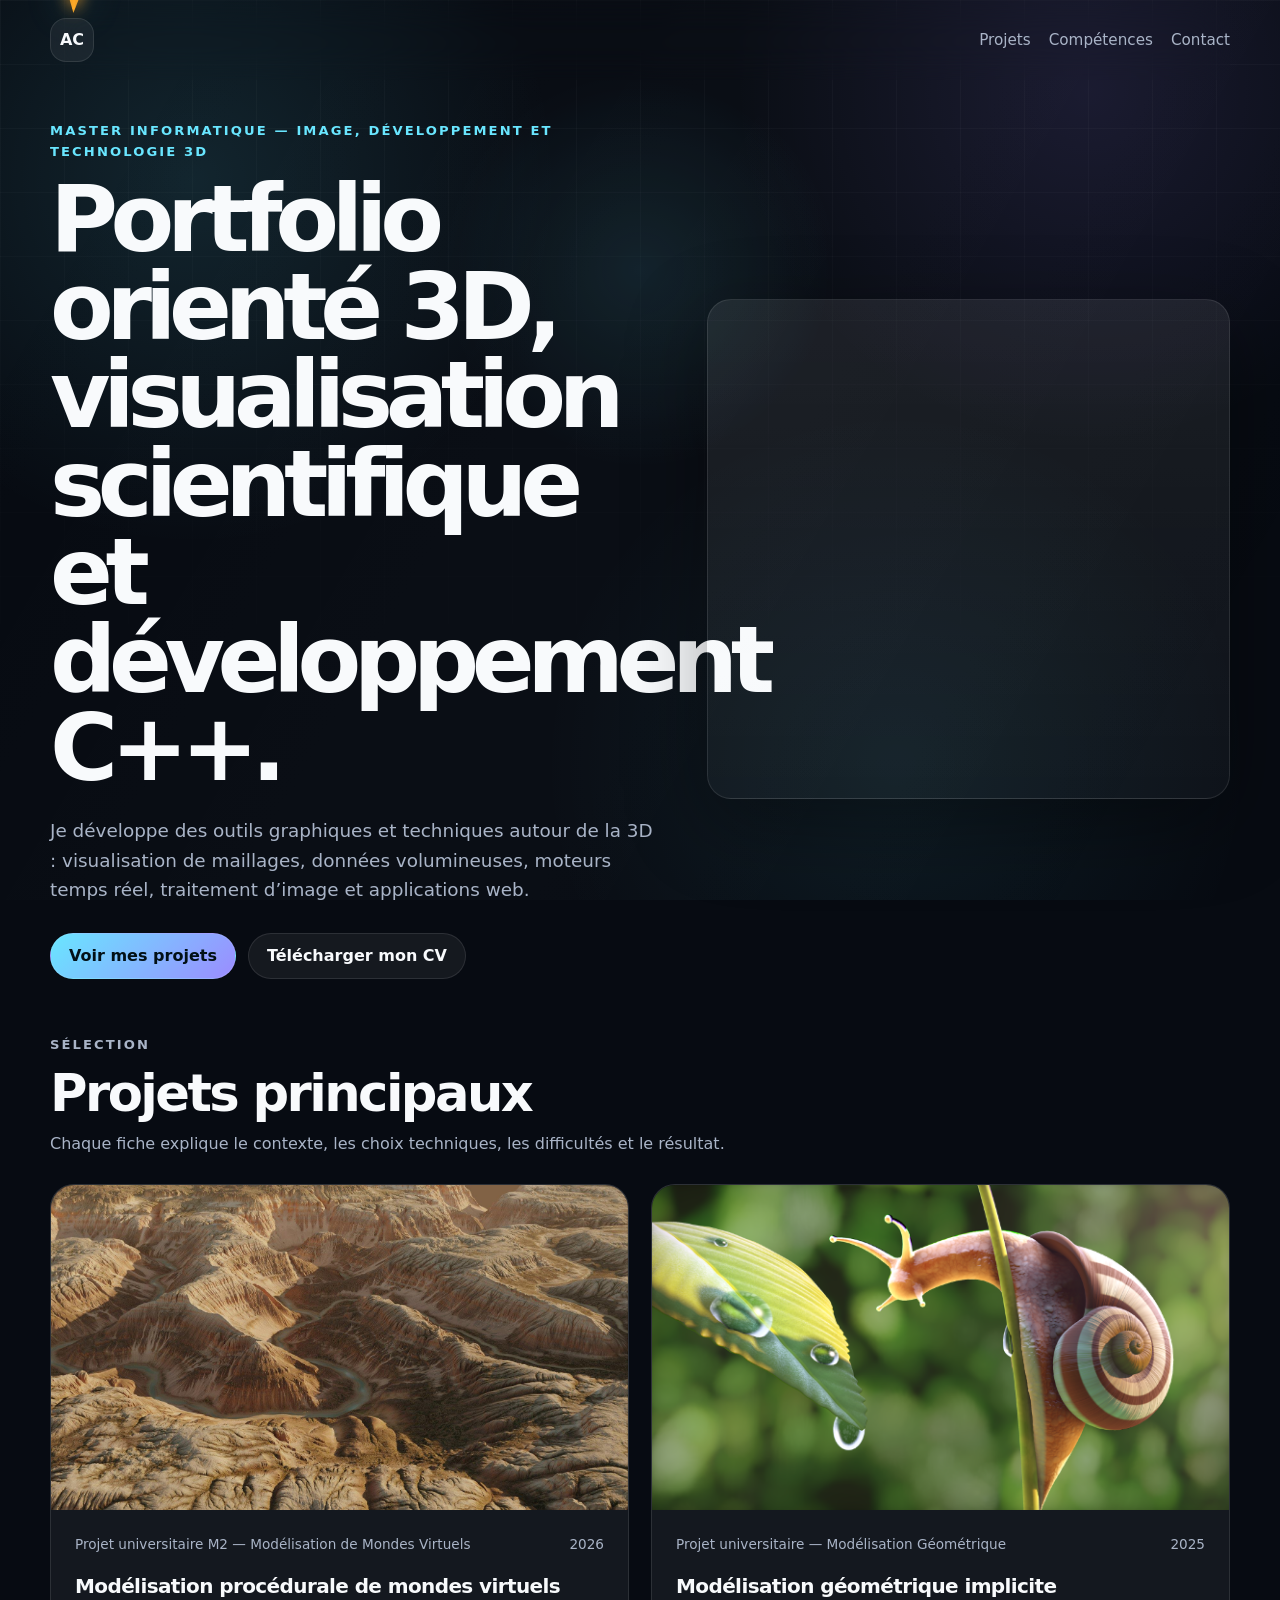
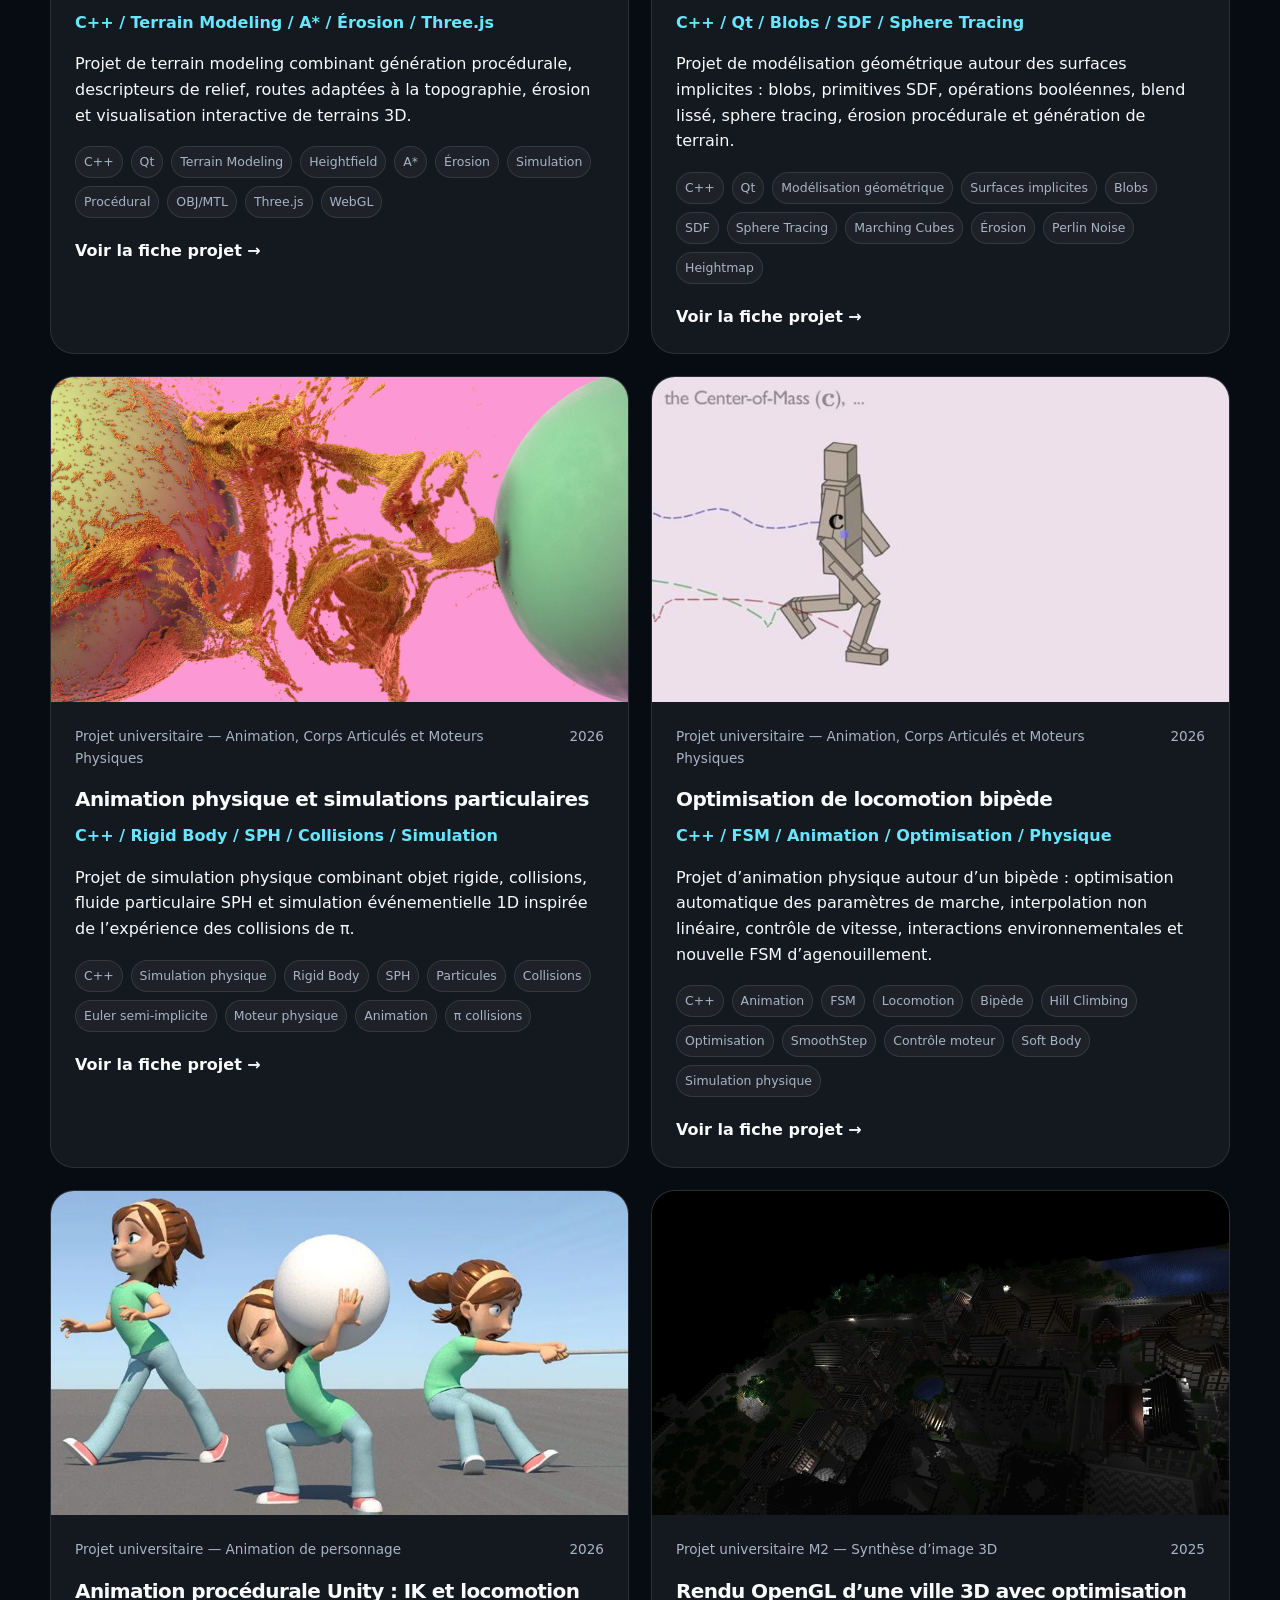
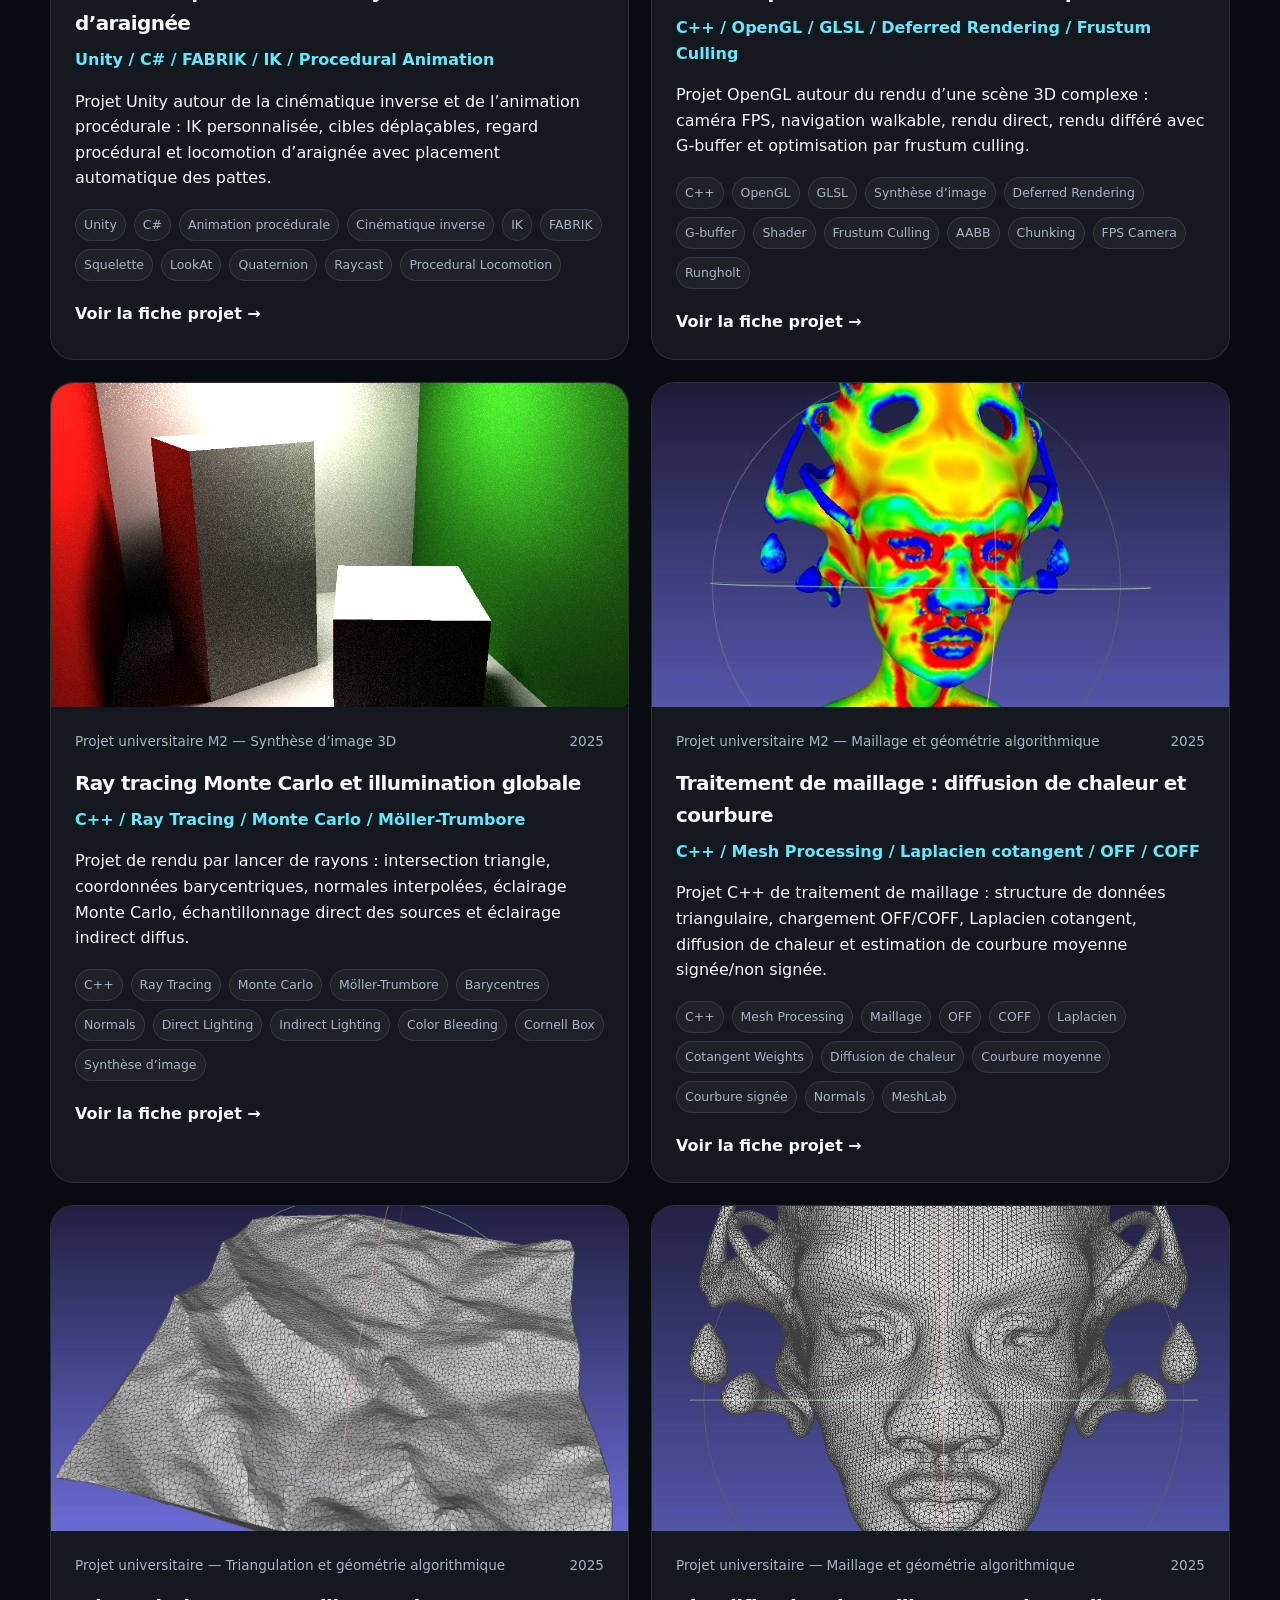
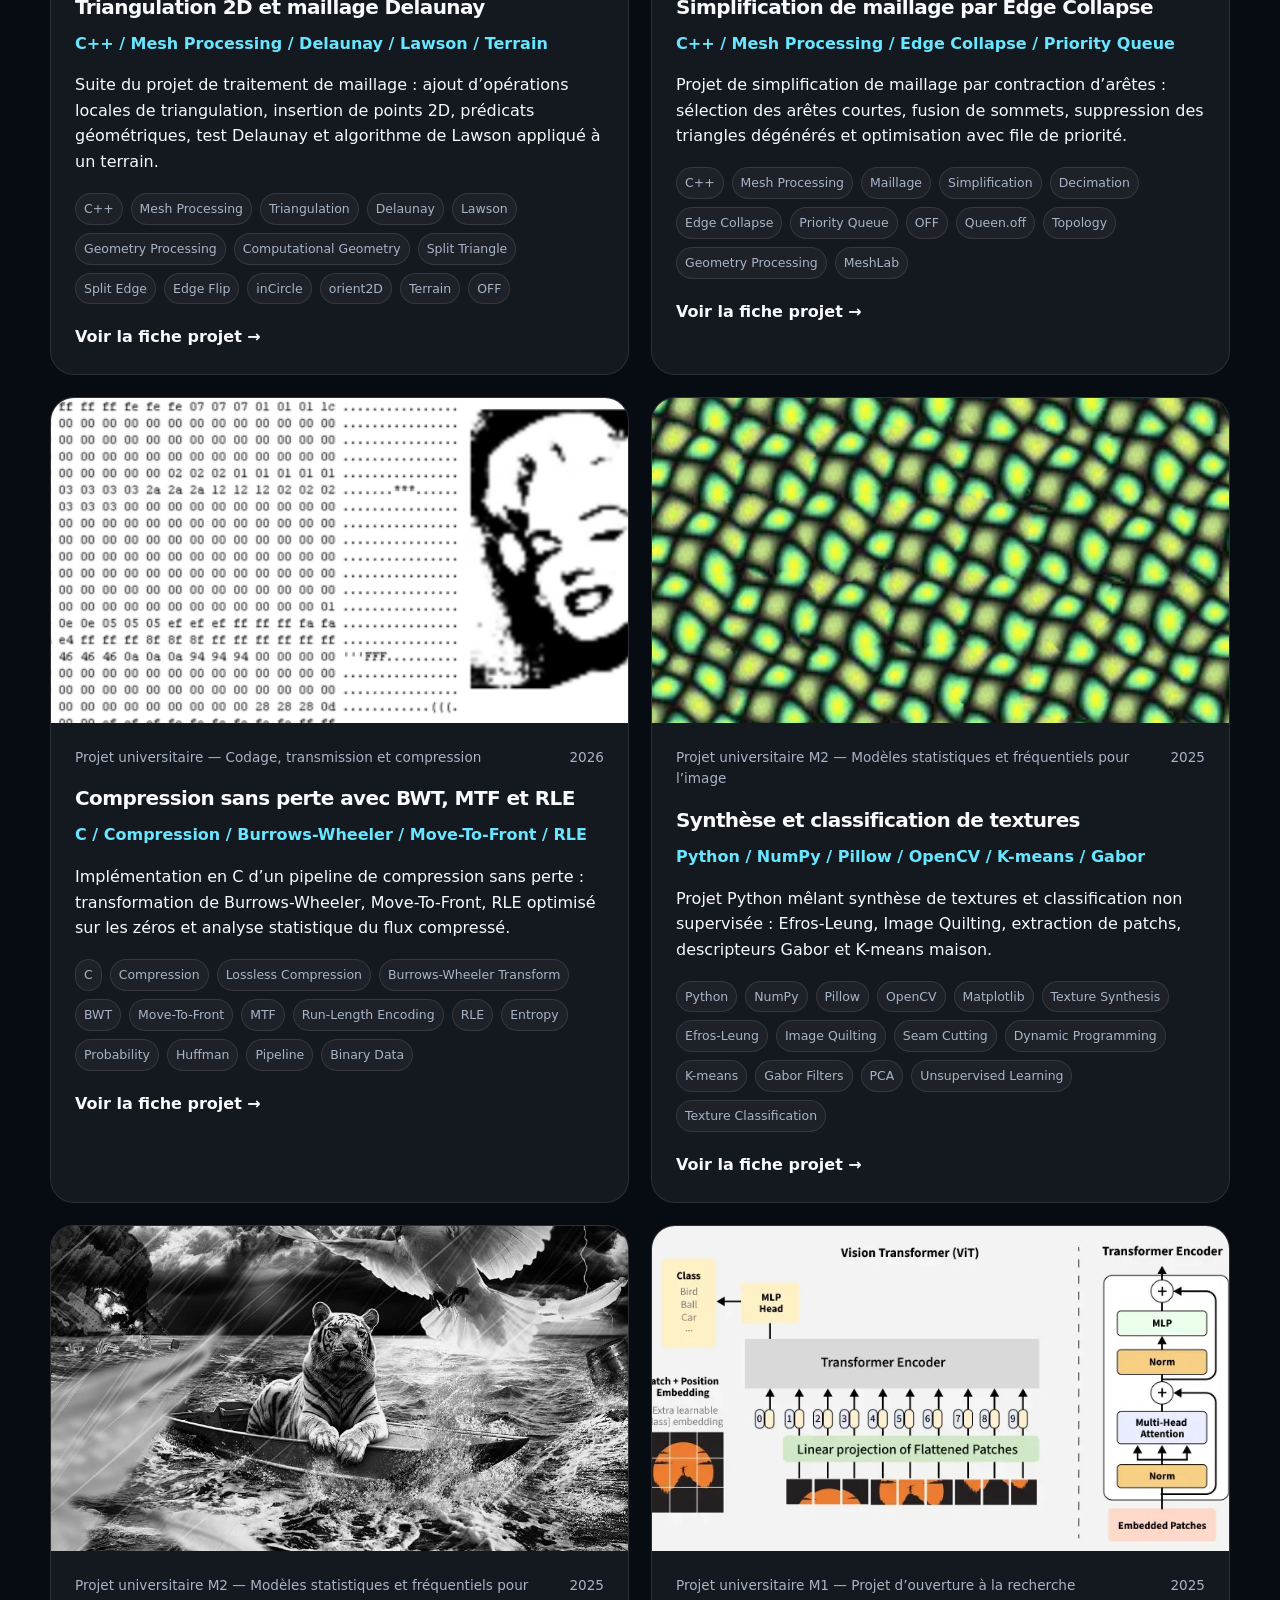
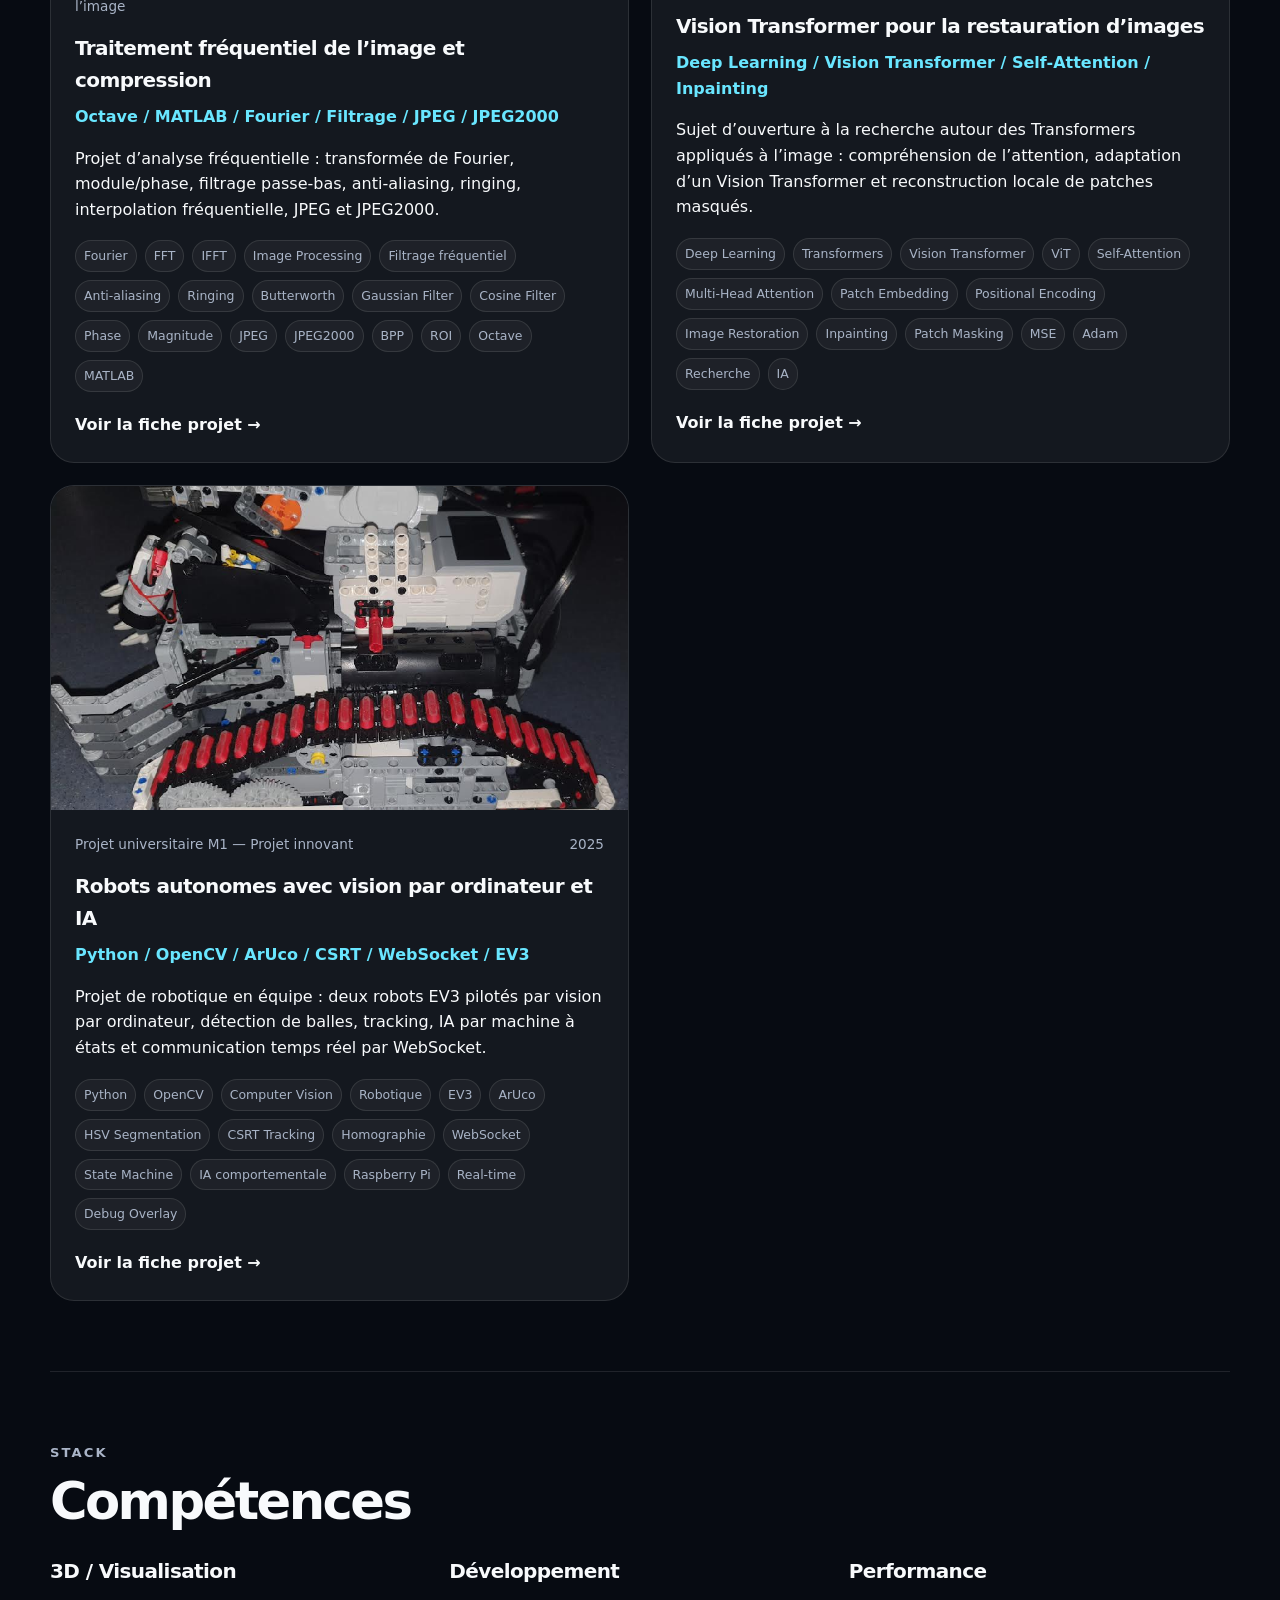
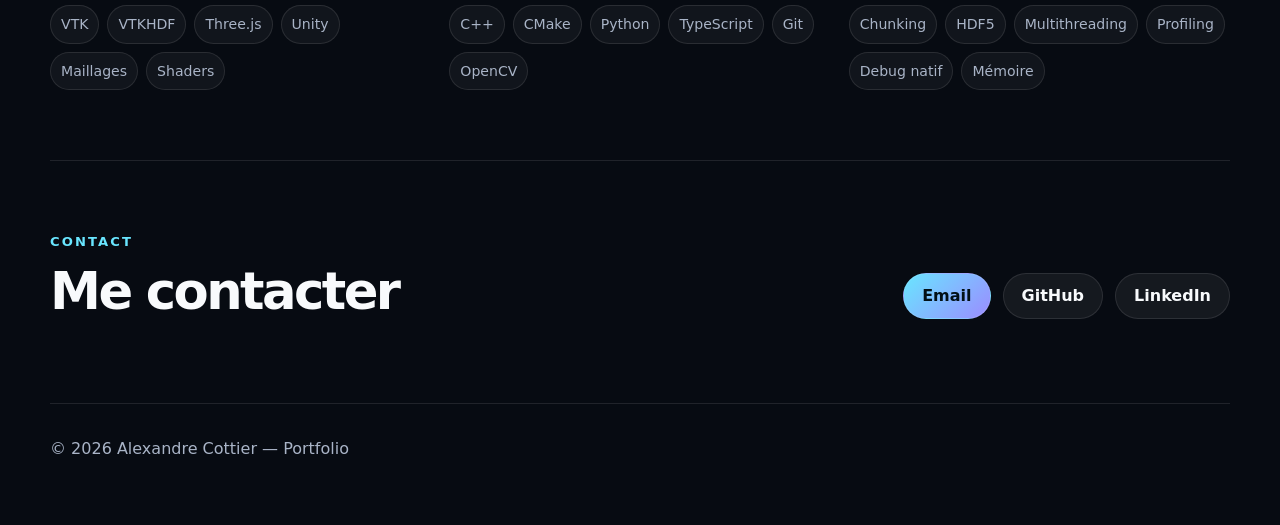
<file: index.html>
<!doctype html>
<html lang="fr">
<head>
  <meta charset="utf-8" />
  <meta name="viewport" content="width=device-width, initial-scale=1" />
  <title>Alexandre Cottier — Portfolio</title>
  <meta name="description" content="Portfolio informatique ID3D : C++, visualisation 3D, VTK, Unity, OpenCV et web." />
  <link rel="stylesheet" href="assets/css/style.css" />
</head>
<body>
  <canvas id="threeHomeBackground"></canvas>

<div id="acEasterHint" class="ac-easter-hint" aria-hidden="true">
  explosion ici
</div>

<svg id="acEasterArrow" class="ac-easter-arrow" aria-hidden="true">
  <defs>
    <marker
      id="acArrowHead"
      markerWidth="10"
      markerHeight="10"
      refX="8"
      refY="3"
      orient="auto"
      markerUnits="strokeWidth"
    >
      <path d="M0,0 L0,6 L9,3 z"></path>
    </marker>
  </defs>
  <path id="acEasterArrowPath"></path>
</svg>

  <header class="site-header">
<a class="brand" id="brandExplosion" href="index.html" aria-label="Accueil">AC</a>    <nav class="nav">
      <a href="#projets">Projets</a>
      <a href="#competences">Compétences</a>
      <a href="#contact">Contact</a>
    </nav>
  </header>

  <main>
    <section class="hero section">
      <div class="hero-content">
        <p class="eyebrow">Master Informatique — Image, Développement et technologie 3D</p>
        <h1>Portfolio orienté 3D, visualisation scientifique et développement C++.</h1>
        <p class="hero-text">
          Je développe des outils graphiques et techniques autour de la 3D : visualisation de maillages,
          données volumineuses, moteurs temps réel, traitement d’image et applications web.
        </p>
        <div class="hero-actions">
          <a class="button primary" href="#projets">Voir mes projets</a>
          <a class="button secondary" href="assets/media/CV_COTTIER_ALEXANDRE.pdf" target="_blank" rel="noreferrer">Télécharger mon CV</a>
        </div>
      </div>

      <div class="hero-visual" aria-label="Viewer terrain 3D">
        <canvas id="hero3d"></canvas>
      </div>
      
    </section>
    
    <section id="projets" class="section">
      <div class="section-heading">
        <p class="eyebrow">Sélection</p>
        <h2>Projets principaux</h2>
        <p>Chaque fiche explique le contexte, les choix techniques, les difficultés et le résultat.</p>
      </div>
      <div id="projectGrid" class="project-grid"></div>
    </section>

    <section id="competences" class="section skills-section">
      <div class="section-heading">
        <p class="eyebrow">Stack</p>
        <h2>Compétences</h2>
      </div>
      <div class="skills-grid">
        <div>
          <h3>3D / Visualisation</h3>
          <ul class="tag-list">
            <li>VTK</li><li>VTKHDF</li><li>Three.js</li><li>Unity</li><li>Maillages</li><li>Shaders</li>
          </ul>
        </div>
        <div>
          <h3>Développement</h3>
          <ul class="tag-list">
            <li>C++</li><li>CMake</li><li>Python</li><li>TypeScript</li><li>Git</li><li>OpenCV</li>
          </ul>
        </div>
        <div>
          <h3>Performance</h3>
          <ul class="tag-list">
            <li>Chunking</li><li>HDF5</li><li>Multithreading</li><li>Profiling</li><li>Debug natif</li><li>Mémoire</li>
          </ul>
        </div>
      </div>
    </section>

    <section id="contact" class="section contact-section">
      <div>
        <p class="eyebrow">Contact</p>
        <h2>Me contacter</h2>
        <p></p>
      </div>
      <div class="contact-links">
        <a class="button primary" href="mailto:alexandre.cottier0@gmail.com">Email</a>
        <a class="button secondary" href="https://github.com/Mantador01" target="_blank" rel="noreferrer">GitHub</a>
        <a class="button secondary" href="https://www.linkedin.com/in/alexandre-cottier-72ab20227/" target="_blank" rel="noreferrer">LinkedIn</a>
      </div>
    </section>
  </main>

  <footer class="site-footer">
    <p>© <span id="year"></span> Alexandre Cottier — Portfolio</p>
  </footer>

  <script type="module" src="assets/js/main.js"></script>
  <script type="module" src="assets/js/home-terrain.js"></script>
  <script type="module" src="assets/js/home-background.js"></script>
  <script type="module" src="assets/js/ac-hint.js"></script>
</body>
</html>
</file>
<file: assets/css/style.css>
:root {
  --bg: #080b12;
  --surface: #111827;
  --surface-2: #172033;
  --text: #f8fafc;
  --muted: #a9b4c7;
  --line: rgba(255, 255, 255, 0.1);
  --accent: #69e6ff;
  --accent-2: #9b8cff;
  --radius: 24px;
  --shadow: 0 24px 80px rgba(0, 0, 0, 0.35);
}

* {
  box-sizing: border-box;
}

html {
  scroll-behavior: smooth;
}

body {
  margin: 0;
  font-family: Inter, ui-sans-serif, system-ui, -apple-system, BlinkMacSystemFont, "Segoe UI", sans-serif;
  color: var(--text);
  background:
    radial-gradient(circle at top left, rgba(105, 230, 255, 0.14), transparent 32rem),
    radial-gradient(circle at top right, rgba(155, 140, 255, 0.12), transparent 34rem),
    var(--bg);
  line-height: 1.6;
}

img,
video,
canvas {
  display: block;
  max-width: 100%;
}

a {
  color: inherit;
  text-decoration: none;
}

.site-header {
  position: sticky;
  top: 0;
  z-index: 10;
  display: flex;
  align-items: center;
  justify-content: space-between;
  width: min(1180px, calc(100% - 32px));
  margin: 0 auto;
  padding: 18px 0;
  backdrop-filter: blur(18px);
}

.logo {
  display: grid;
  place-items: center;
  width: 44px;
  height: 44px;
  border: 1px solid var(--line);
  border-radius: 14px;
  background: rgba(255, 255, 255, 0.06);
  font-weight: 800;
  letter-spacing: -0.04em;
}

.nav {
  display: flex;
  gap: 18px;
  color: var(--muted);
  font-size: 0.95rem;
}

.nav a:hover,
.text-link:hover,
.back-link:hover {
  color: var(--accent);
}

.section {
  width: min(1180px, calc(100% - 32px));
  margin: 0 auto;
  padding: 70px 0;
}

.hero {
  min-height: calc(100vh - 80px);
  display: grid;
  grid-template-columns: minmax(0, 1fr) minmax(320px, 0.86fr);
  align-items: center;
  gap: 48px;
}

.eyebrow {
  color: var(--accent);
  font-size: 0.82rem;
  font-weight: 800;
  text-transform: uppercase;
  letter-spacing: 0.16em;
}

h1,
h2,
h3,
p {
  margin-top: 0;
}

h1 {
  max-width: 820px;
  margin-bottom: 24px;
  font-size: clamp(2.7rem, 8vw, 5.8rem);
  line-height: 0.95;
  letter-spacing: -0.08em;
}

h2 {
  margin-bottom: 12px;
  font-size: clamp(2rem, 4vw, 3.3rem);
  line-height: 1;
  letter-spacing: -0.05em;
}

h3 {
  margin-bottom: 8px;
  font-size: 1.25rem;
  letter-spacing: -0.03em;
}

.hero-text {
  max-width: 680px;
  color: var(--muted);
  font-size: 1.15rem;
}

.hero-actions,
.contact-links {
  display: flex;
  flex-wrap: wrap;
  gap: 12px;
  margin-top: 28px;
}

.button {
  display: inline-flex;
  align-items: center;
  justify-content: center;
  min-height: 46px;
  padding: 0 18px;
  border-radius: 999px;
  border: 1px solid var(--line);
  font-weight: 800;
  transition: transform 160ms ease, border-color 160ms ease, background 160ms ease;
}

.button:hover {
  transform: translateY(-2px);
  border-color: rgba(255, 255, 255, 0.28);
}

.button.primary {
  color: #021016;
  background: linear-gradient(135deg, var(--accent), var(--accent-2));
}

.button.secondary {
  color: var(--text);
  background: rgba(255, 255, 255, 0.06);
}

.hero-visual {
  position: relative;
  min-height: 500px;
  border: 1px solid var(--line);
  border-radius: var(--radius);
  background: linear-gradient(180deg, rgba(255, 255, 255, 0.08), rgba(255, 255, 255, 0.03));
  overflow: hidden;
  box-shadow: var(--shadow);
}

#hero3d {
  width: 100%;
  height: 100%;
  cursor: grab;
}

#hero3d:active {
  cursor: grabbing;
}

.visual-caption {
  position: absolute;
  left: 18px;
  right: 18px;
  bottom: 18px;
  padding: 12px 14px;
  border: 1px solid var(--line);
  border-radius: 16px;
  color: var(--muted);
  background: rgba(8, 11, 18, 0.72);
  backdrop-filter: blur(14px);
  display: flex;
  justify-content: space-between;
  gap: 12px;
  font-size: 0.9rem;
}

#terrainStatus {
  color: var(--accent);
  text-align: right;
}

.intro-grid,
.skills-grid,
.project-details-grid {
  display: grid;
  grid-template-columns: repeat(3, 1fr);
  gap: 18px;
}

.info-card,
.detail-card,
.media-placeholder {
  border: 1px solid var(--line);
  border-radius: var(--radius);
  background: rgba(255, 255, 255, 0.055);
  padding: 24px;
}

.info-card p,
.section-heading p,
.detail-card li,
.media-placeholder p {
  color: var(--muted);
}

.section-heading {
  max-width: 760px;
  margin-bottom: 28px;
}

.project-grid {
  display: grid;
  grid-template-columns: repeat(2, minmax(0, 1fr));
  gap: 22px;
}

.project-card {
  overflow: hidden;
  border: 1px solid var(--line);
  border-radius: var(--radius);
  background: rgba(255, 255, 255, 0.055);
  transition: transform 180ms ease, border-color 180ms ease, background 180ms ease;
}

.project-card:hover {
  transform: translateY(-4px);
  border-color: rgba(105, 230, 255, 0.35);
  background: rgba(255, 255, 255, 0.075);
}

.project-cover {
  display: block;
  aspect-ratio: 16 / 9;
  background: var(--surface);
  overflow: hidden;
}

.project-cover img,
.project-main-image {
  width: 100%;
  height: 100%;
  object-fit: cover;
}

.project-card-content {
  padding: 24px;
}

.project-meta {
  display: flex;
  justify-content: space-between;
  gap: 16px;
  margin-bottom: 14px;
  color: var(--muted);
  font-size: 0.85rem;
}

.project-subtitle {
  color: var(--accent);
  font-weight: 700;
}

.project-subtitle.large {
  font-size: 1.2rem;
}

.tag-list {
  display: flex;
  flex-wrap: wrap;
  gap: 8px;
  padding: 0;
  margin: 18px 0 0;
  list-style: none;
}

.tag-list li {
  padding: 7px 10px;
  border: 1px solid var(--line);
  border-radius: 999px;
  color: var(--muted);
  background: rgba(255, 255, 255, 0.045);
  font-size: 0.88rem;
}

.tag-list.compact li {
  padding: 5px 8px;
  font-size: 0.78rem;
}

.text-link,
.back-link {
  display: inline-flex;
  margin-top: 20px;
  color: var(--text);
  font-weight: 800;
}

.skills-section,
.contact-section {
  border-top: 1px solid var(--line);
}

.contact-section {
  display: flex;
  align-items: center;
  justify-content: space-between;
  gap: 24px;
}

.site-footer {
  width: min(1180px, calc(100% - 32px));
  margin: 0 auto;
  padding: 32px 0 48px;
  color: var(--muted);
  border-top: 1px solid var(--line);
}

.project-page {
  min-height: 70vh;
}

.project-hero {
  display: grid;
  grid-template-columns: minmax(0, 1fr) minmax(280px, 0.72fr);
  align-items: center;
  gap: 42px;
  padding-top: 90px;
}

.project-main-image {
  aspect-ratio: 4 / 3;
  border: 1px solid var(--line);
  border-radius: var(--radius);
  background: var(--surface);
  box-shadow: var(--shadow);
}

.detail-list {
  padding-left: 1.1rem;
  margin-bottom: 0;
}

.detail-list li + li {
  margin-top: 10px;
}

.media-placeholder {
  color: var(--muted);
}

.media-placeholder code {
  display: block;
  overflow-x: auto;
  margin-top: 12px;
  padding: 16px;
  border-radius: 14px;
  background: rgba(0, 0, 0, 0.28);
  color: var(--accent);
}

@media (max-width: 860px) {
  .hero,
  .project-hero,
  .intro-grid,
  .skills-grid,
  .project-details-grid,
  .project-grid {
    grid-template-columns: 1fr;
  }

  .hero {
    min-height: auto;
  }

  .hero-visual {
    min-height: 380px;
  }

  .contact-section {
    align-items: flex-start;
    flex-direction: column;
  }
}

@media (max-width: 560px) {
  .nav {
    gap: 10px;
    font-size: 0.84rem;
  }

  .section {
    padding: 48px 0;
  }

  .hero-actions,
  .contact-links {
    flex-direction: column;
  }

  .button {
    width: 100%;
  }
}

/* Viewer terrain */
.hero-visual,
.terrain-viewer-card {
  position: relative;
  overflow: hidden;
}

#hero3d,
.terrain-canvas {
  position: absolute;
  inset: 0;
  width: 100%;
  height: 100%;
  display: block;
  cursor: grab;
}

#hero3d:active,
.terrain-canvas:active {
  cursor: grabbing;
}

.terrain-switcher {
  position: absolute;
  z-index: 5;
  left: 16px;
  top: 16px;
  right: 16px;
  display: flex;
  flex-wrap: wrap;
  gap: 8px;
  pointer-events: none;
}

.terrain-button {
  pointer-events: auto;
  border: 1px solid var(--line);
  border-radius: 999px;
  padding: 7px 12px;
  color: var(--muted);
  background: rgba(8, 11, 18, 0.64);
  backdrop-filter: blur(12px);
  font: inherit;
  font-size: 0.82rem;
  cursor: pointer;
}

.terrain-button:hover,
.terrain-button.active {
  color: #021016;
  border-color: transparent;
  background: linear-gradient(135deg, var(--accent), var(--accent-2));
}

.terrain-status {
  position: absolute;
  z-index: 5;
  right: 16px;
  bottom: 16px;
  max-width: calc(100% - 32px);
  border: 1px solid var(--line);
  border-radius: 999px;
  padding: 7px 12px;
  color: var(--accent);
  background: rgba(8, 11, 18, 0.64);
  backdrop-filter: blur(12px);
  font-size: 0.82rem;
  pointer-events: none;
}

.terrain-viewer-card {
  min-height: 540px;
  border: 1px solid var(--line);
  border-radius: var(--radius);
  background: linear-gradient(180deg, rgba(255, 255, 255, 0.08), rgba(255, 255, 255, 0.03));
  box-shadow: var(--shadow);
}

@media (max-width: 860px) {
  .terrain-viewer-card {
    min-height: 420px;
  }
}


/* Boutons de texture PNG */
.terrain-texture-switcher {
  left: auto;
  right: 16px;
  justify-content: flex-end;
  max-width: 48%;
}

.texture-button::before {
  content: "PNG · ";
  opacity: 0.72;
}

@media (max-width: 720px) {
  .terrain-switcher,
  .terrain-texture-switcher {
    left: 12px;
    right: 12px;
    max-width: none;
    justify-content: flex-start;
  }

  .terrain-texture-switcher {
    top: 58px;
  }
}
/* Menus déroulants du viewer terrain */
.terrain-switcher {
  pointer-events: auto;
  right: auto;
  display: block;
  max-width: calc(50% - 24px);
}

.terrain-texture-switcher {
  left: auto;
  right: 16px;
  max-width: calc(50% - 24px);
}

.terrain-select-label {
  display: grid;
  gap: 6px;
  min-width: 220px;
  color: var(--muted);
  font-size: 0.78rem;
}

.terrain-select-label span {
  padding-left: 4px;
}

.terrain-select {
  width: 100%;
  border: 1px solid var(--line);
  border-radius: 999px;
  padding: 9px 12px;
  color: var(--text);
  background: rgba(8, 11, 18, 0.82);
  backdrop-filter: blur(12px);
  font: inherit;
  font-size: 0.86rem;
  cursor: pointer;
  outline: none;
}

.terrain-select:hover,
.terrain-select:focus {
  border-color: var(--accent);
}

@media (max-width: 720px) {
  .terrain-switcher,
  .terrain-texture-switcher {
    left: 12px;
    right: 12px;
    max-width: none;
  }

  .terrain-texture-switcher {
    top: 76px;
  }

  .terrain-select-label {
    min-width: 0;
  }
}

.hero-text a,
.detail-card a,
.section-heading a {
  color: var(--accent);
  text-decoration: none;
  font-weight: 700;
}

.hero-text a:hover,
.detail-card a:hover,
.section-heading a:hover {
  text-decoration: underline;
}

.terrain-quality-switcher {
  left: 50%;
  transform: translateX(-50%);
  max-width: 240px;
}

@media (max-width: 720px) {
  .terrain-quality-switcher {
    left: 12px;
    right: 12px;
    top: 76px;
    transform: none;
    max-width: none;
  }

  .terrain-texture-switcher {
    top: 140px;
  }
}

.project-hero-ply-card {
  position: relative;
  width: 100%;
  max-width: 520px;
  height: 420px;
  border: 1px solid var(--line);
  border-radius: var(--radius);
  overflow: hidden;
  background: #171a21;
  box-shadow: var(--shadow);
}

.project-hero-ply-card #heroProjectPLY3d {
  position: absolute;
  inset: 0;
  width: 100%;
  height: 100%;
  display: block;
}

.project-hero-ply-card .terrain-status {
  left: 16px;
  right: 16px;
  bottom: 16px;
}

.screenshot-grid {
  display: grid;
  grid-template-columns: repeat(3, minmax(0, 1fr));
  gap: 18px;
}

.screenshot-card {
  margin: 0;
  border: 1px solid var(--line);
  border-radius: var(--radius);
  overflow: hidden;
  background: rgba(255, 255, 255, 0.04);
  box-shadow: var(--shadow);
}

.screenshot-card img {
  width: 100%;
  height: 260px;
  object-fit: cover;
  display: block;
}

.screenshot-card figcaption {
  padding: 14px 16px;
  color: var(--muted);
  font-size: 0.95rem;
  line-height: 1.5;
}

@media (max-width: 900px) {
  .screenshot-grid {
    grid-template-columns: 1fr;
  }

  .screenshot-card img {
    height: auto;
  }
}

.project-hero-image-stack {
  display: grid;
  gap: 14px;
  width: 100%;
  max-width: 520px;
}

.project-hero-image-stack img {
  width: 100%;
  height: 250px;
  object-fit: cover;
  display: block;
  border: 1px solid var(--line);
  border-radius: 18px;
  background: #171a21;
  box-shadow: var(--shadow);
}

@media (max-width: 900px) {
  .project-hero-image-stack {
    max-width: none;
  }

  .project-hero-image-stack img {
    height: auto;
  }
}

/* Zoom propre des GIFs / captures */
.media-section,
.screenshot-grid {
  overflow: visible !important;
}

.screenshot-grid {
  position: relative;
  z-index: 1;
}

.screenshot-card {
  position: relative !important;
  overflow: hidden !important;
  transform-origin: center center;
  transition:
    transform 0.25s ease,
    box-shadow 0.25s ease,
    border-color 0.25s ease;
  z-index: 1;
  background: #171a21 !important;
  isolation: isolate;
}

.screenshot-card:hover {
  transform: scale(1.35) !important;
  z-index: 999 !important;
  border-color: var(--accent) !important;
  box-shadow: 0 35px 100px rgba(0, 135, 246, 0.75) !important;
}

.screenshot-card img {
  display: block;
  width: 100%;
  height: 270px;
  object-fit: contain;
  background: #171a21;
  transition: transform 0.25s ease;
  position: relative;
  z-index: 1;
}

.screenshot-card:hover img {
  transform: scale(1.03);
}

.screenshot-card figcaption {
  position: relative;
  z-index: 2;
  background: #171a21 !important;
  color: var(--muted);
  padding: 14px 16px;
}
/* Lightbox images / GIFs / WebP */
.image-lightbox {
  position: fixed;
  inset: 0;
  z-index: 9999;
  display: flex;
  align-items: center;
  justify-content: center;
  padding: 32px;
  background: rgba(3, 6, 12, 0.88);
  backdrop-filter: blur(12px);

  opacity: 0;
  visibility: hidden;
  pointer-events: none;

  transition:
    opacity 0.18s ease,
    visibility 0.18s ease;
}

.image-lightbox.is-open {
  opacity: 1;
  visibility: visible;
  pointer-events: auto;
}

.image-lightbox-content {
  position: relative;
  max-width: min(1200px, 94vw);
  max-height: 90vh;
  display: grid;
  gap: 14px;
}

.image-lightbox-img {
  max-width: 100%;
  max-height: 78vh;
  object-fit: contain;
  display: block;
  border: 1px solid var(--line);
  border-radius: 22px;
  background: #171a21;
  box-shadow: 0 40px 120px rgba(0, 0, 0, 0.75);
}

.image-lightbox-caption {
  margin: 0;
  color: var(--muted);
  text-align: center;
  font-size: 0.95rem;
  line-height: 1.5;
}

.image-lightbox-close {
  position: fixed;
  top: 22px;
  right: 28px;
  z-index: 10000;
  width: 46px;
  height: 46px;
  border: 1px solid var(--line);
  border-radius: 999px;
  color: var(--text);
  background: rgba(23, 26, 33, 0.95);
  font-size: 2rem;
  line-height: 1;
  cursor: pointer;
}

.image-lightbox-close:hover {
  border-color: var(--accent);
  color: var(--accent);
}

body.lightbox-open {
  overflow: hidden;
}

.screenshot-card,
.project-hero-image-stack img {
  cursor: zoom-in;
}

/* Fond animé global léger */
body {
  background:
    radial-gradient(circle at 15% 20%, rgba(102, 230, 255, 0.12), transparent 28%),
    radial-gradient(circle at 85% 10%, rgba(153, 128, 255, 0.12), transparent 26%),
    radial-gradient(circle at 70% 85%, rgba(102, 230, 255, 0.08), transparent 30%),
    #070b12;
  background-attachment: fixed;
}

body::before {
  content: "";
  position: fixed;
  inset: 0;
  z-index: -2;
  pointer-events: none;
  background-image:
    linear-gradient(rgba(255,255,255,0.035) 1px, transparent 1px),
    linear-gradient(90deg, rgba(255,255,255,0.035) 1px, transparent 1px);
  background-size: 64px 64px;
  mask-image: linear-gradient(to bottom, rgba(0,0,0,0.9), transparent 85%);
  animation: gridMove 8s linear infinite;
}

body::after {
  content: "";
  position: fixed;
  inset: 0;
  z-index: -1;
  pointer-events: none;
  background:
    radial-gradient(circle at var(--mx, 50%) var(--my, 30%), rgba(102, 230, 255, 0.12), transparent 22%),
    linear-gradient(120deg, transparent, rgba(255,255,255,0.025), transparent);
  opacity: 0.8;
}

@keyframes gridMove {
  from {
    background-position: 0 0, 0 0;
  }
  to {
    background-position: 64px 64px, 64px 64px;
  }
}

/* Fond Three.js uniquement sur l'accueil */
#threeHomeBackground {
  position: fixed;
  inset: 0;
  width: 100%;
  height: 100%;
  z-index: 0;
  pointer-events: none;
  opacity: 0.55;
}

body > *:not(#threeHomeBackground):not(.image-lightbox):not(.ac-easter-hint):not(.ac-easter-arrow) {
  position: relative;
  z-index: 2;
}
/* Correction lightbox au-dessus du fond Three.js */
.image-lightbox {
  position: fixed !important;
  inset: 0 !important;
  z-index: 99999 !important;

  display: flex !important;
  align-items: center !important;
  justify-content: center !important;

  padding: 32px;
  background: rgba(3, 6, 12, 0.88);
  backdrop-filter: blur(12px);

  opacity: 0;
  visibility: hidden;
  pointer-events: none;
}

.image-lightbox.is-open {
  opacity: 1;
  visibility: visible;
  pointer-events: auto;
}

.image-lightbox-content {
  max-width: min(1200px, 94vw);
  max-height: 90vh;
  display: grid;
  gap: 14px;
  place-items: center;
}

.image-lightbox-img {
  max-width: 100%;
  max-height: 78vh;
  object-fit: contain;
  display: block;
  border: 1px solid var(--line);
  border-radius: 22px;
  background: #171a21;
  box-shadow: 0 40px 120px rgba(0, 0, 0, 0.75);
}

.image-lightbox-close {
  position: fixed !important;
  top: 22px !important;
  right: 28px !important;
  z-index: 100000 !important;
}

/* Réduction de l'espace vide entre l'accueil et les projets */
.hero,
.hero-section,
.home-hero {
  min-height: auto !important;
  padding-top: 40px !important;
  padding-bottom: 20px !important;
}

#projets,
.projects-section,
.projects,
.project-list-section {
  margin-top: 0 !important;
  padding-top: 35px !important;
}

/* Easter egg explosion sur le bouton AC */
.site-explosion .hero h1,
.site-explosion .hero-text,
.site-explosion .hero-actions,
.site-explosion .project-card,
.site-explosion .section-heading,
.site-explosion .terrain-viewer-card {
  animation: explosionShake 0.7s cubic-bezier(.36,.07,.19,.97) both;
}

.site-explosion .project-card:nth-child(2n),
.site-explosion .hero-actions {
  animation-name: explosionShakeAlt;
}

.site-explosion .brand {
  animation: brandExplosion 0.75s ease both;
}

@keyframes explosionShake {
  0% {
    transform: translate(0, 0) rotate(0deg);
    filter: none;
  }
  20% {
    transform: translate(-8px, 5px) rotate(-1.5deg);
    filter: drop-shadow(0 0 12px rgba(102, 230, 255, 0.6));
  }
  40% {
    transform: translate(10px, -6px) rotate(1.3deg);
  }
  60% {
    transform: translate(-5px, 4px) rotate(-0.8deg);
  }
  80% {
    transform: translate(4px, -2px) rotate(0.4deg);
  }
  100% {
    transform: translate(0, 0) rotate(0deg);
    filter: none;
  }
}

@keyframes explosionShakeAlt {
  0% {
    transform: translate(0, 0) rotate(0deg);
  }
  25% {
    transform: translate(7px, -5px) rotate(1.4deg);
  }
  50% {
    transform: translate(-9px, 4px) rotate(-1deg);
  }
  75% {
    transform: translate(4px, 3px) rotate(0.5deg);
  }
  100% {
    transform: translate(0, 0) rotate(0deg);
  }
}

@keyframes brandExplosion {
  0% {
    transform: scale(1);
    box-shadow: none;
  }
  35% {
    transform: scale(1.35) rotate(8deg);
    box-shadow: 0 0 35px rgba(102, 230, 255, 0.9);
  }
  70% {
    transform: scale(0.92) rotate(-5deg);
  }
  100% {
    transform: scale(1) rotate(0deg);
    box-shadow: none;
  }
}

/* Vraie explosion visuelle sur AC */
body.site-big-explosion::after {
  content: "";
  position: fixed;
  inset: 0;
  z-index: 9998;
  pointer-events: none;
  background:
    radial-gradient(circle at 50% 42%, rgba(255, 255, 255, 0.95), transparent 8%),
    radial-gradient(circle at 50% 42%, rgba(255, 170, 40, 0.75), transparent 22%),
    radial-gradient(circle at 50% 42%, rgba(255, 60, 0, 0.35), transparent 40%);
  animation: explosionFlash 0.75s ease-out both;
}

.site-big-explosion .hero h1,
.site-big-explosion .hero-text,
.site-big-explosion .hero-actions,
.site-big-explosion .project-card,
.site-big-explosion .section-heading,
.site-big-explosion .terrain-viewer-card {
  animation: bigExplosionShake 1.1s cubic-bezier(.36,.07,.19,.97) both;
}

.site-big-explosion .project-card:nth-child(2n) {
  animation-name: bigExplosionShakeAlt;
}

.site-big-explosion .brand {
  animation: brandMegaExplosion 0.9s ease both;
}

@keyframes explosionFlash {
  0% {
    opacity: 0;
    transform: scale(0.2);
  }

  8% {
    opacity: 1;
    transform: scale(1);
  }

  35% {
    opacity: 0.75;
  }

  100% {
    opacity: 0;
    transform: scale(1.8);
  }
}

@keyframes bigExplosionShake {
  0% {
    transform: translate(0, 0) rotate(0deg);
    filter: none;
  }

  10% {
    transform: translate(-22px, 12px) rotate(-3deg);
    filter: drop-shadow(0 0 24px rgba(255, 180, 60, 0.9));
  }

  20% {
    transform: translate(26px, -18px) rotate(3deg);
  }

  35% {
    transform: translate(-18px, 14px) rotate(-2deg);
  }

  50% {
    transform: translate(14px, -10px) rotate(1.5deg);
  }

  70% {
    transform: translate(-7px, 5px) rotate(-0.8deg);
  }

  100% {
    transform: translate(0, 0) rotate(0deg);
    filter: none;
  }
}

@keyframes bigExplosionShakeAlt {
  0% {
    transform: translate(0, 0) rotate(0deg);
  }

  15% {
    transform: translate(18px, -16px) rotate(3deg);
  }

  30% {
    transform: translate(-24px, 12px) rotate(-2.5deg);
  }

  55% {
    transform: translate(13px, 8px) rotate(1.4deg);
  }

  80% {
    transform: translate(-6px, -4px) rotate(-0.6deg);
  }

  100% {
    transform: translate(0, 0) rotate(0deg);
  }
}

@keyframes brandMegaExplosion {
  0% {
    transform: scale(1);
    box-shadow: none;
  }

  20% {
    transform: scale(1.75) rotate(18deg);
    box-shadow:
      0 0 25px rgba(255, 255, 255, 1),
      0 0 55px rgba(255, 170, 40, 0.95),
      0 0 90px rgba(102, 230, 255, 0.8);
  }

  50% {
    transform: scale(0.75) rotate(-12deg);
  }

  100% {
    transform: scale(1) rotate(0deg);
    box-shadow: none;
  }
}

/* Garde la forme originale du bouton AC */
.brand,
#brandExplosion {
  width: 44px !important;
  height: 44px !important;
  min-width: 44px !important;
  min-height: 44px !important;

  display: grid !important;
  place-items: center !important;

  border-radius: 16px !important;
  border: 1px solid var(--line) !important;
  background: rgba(255, 255, 255, 0.06) !important;

  color: var(--text) !important;
  font-weight: 800 !important;
  text-decoration: none !important;
  line-height: 1 !important;

  overflow: hidden !important;
  transform-origin: center center !important;
}

/* Indication "explosion ici" qui fuit la souris */
.ac-easter-hint {
  position: fixed !important;
  left: 0;
  top: 0;
  z-index: 80;
  pointer-events: none;

  padding: 9px 14px;
  border: 1px solid rgba(102, 230, 255, 0.42);
  border-radius: 999px;

  color: var(--text);
  background:
    radial-gradient(circle at 20% 20%, rgba(255, 170, 40, 0.28), transparent 35%),
    rgba(10, 14, 24, 0.82);

  box-shadow:
    0 0 0 1px rgba(255, 255, 255, 0.05),
    0 14px 40px rgba(0, 0, 0, 0.28),
    0 0 24px rgba(102, 230, 255, 0.22);

  backdrop-filter: blur(10px);
  font-size: 0.78rem;
  font-weight: 800;
  letter-spacing: 0.06em;
  text-transform: uppercase;

  animation: acHintFloat 2.4s ease-in-out infinite;
  will-change: transform;
}

.ac-easter-hint::before {
  content: "";
  position: absolute;
  inset: -5px;
  border-radius: inherit;
  border: 1px solid rgba(255, 170, 40, 0.18);
  animation: acHintPulse 1.8s ease-in-out infinite;
}

.ac-easter-arrow {
  position: fixed !important;
  inset: 0;
  width: 100vw;
  height: 100vh;
  z-index: 79;
  pointer-events: none;
  overflow: visible;
}

#acEasterArrowPath {
  fill: none;
  stroke: rgba(255, 170, 40, 0.92);
  stroke-width: 3;
  stroke-linecap: round;
  stroke-dasharray: 8 8;
  filter:
    drop-shadow(0 0 8px rgba(255, 170, 40, 0.9))
    drop-shadow(0 0 18px rgba(102, 230, 255, 0.25));
  marker-end: url(#acArrowHead);
  animation: acArrowDash 0.65s linear infinite;
}

#acArrowHead path {
  fill: rgba(255, 170, 40, 0.95);
}

@keyframes acArrowDash {
  from {
    stroke-dashoffset: 0;
  }

  to {
    stroke-dashoffset: -16;
  }
}

@keyframes acHintFloat {
  0%, 100% {
    margin-top: 0;
  }

  50% {
    margin-top: -6px;
  }
}

@keyframes acHintPulse {
  0%, 100% {
    opacity: 0.35;
    transform: scale(1);
  }

  50% {
    opacity: 0.9;
    transform: scale(1.08);
  }
}

.site-big-explosion .ac-easter-hint,
.site-big-explosion .ac-easter-arrow {
  opacity: 0;
  transition: opacity 0.2s ease;
}

/* Après la première explosion, on cache seulement le message + la flèche */
body.ac-explosion-used .ac-easter-hint,
body.ac-explosion-used .ac-easter-arrow {
  opacity: 0 !important;
  visibility: hidden !important;
  pointer-events: none !important;
  transition:
    opacity 0.35s ease,
    visibility 0.35s ease;
}

/* Le message "explosion ici" passe devant la navbar */
.ac-easter-hint {
  z-index: 100000 !important;
}

.ac-easter-arrow {
  z-index: 99999 !important;
}

#acEasterArrowPath {
  position: relative;
  z-index: 99999 !important;
}

/* Indication sur les boutons "Voir le rapport" */
.report-easter-hint {
  position: fixed !important;
  left: 0;
  top: 0;
  z-index: 100000 !important;
  pointer-events: none;

  padding: 8px 13px;
  border: 1px solid rgba(102, 230, 255, 0.5);
  border-radius: 999px;

  color: var(--text);
  background:
    radial-gradient(circle at 20% 20%, rgba(102, 230, 255, 0.25), transparent 36%),
    rgba(10, 14, 24, 0.86);

  box-shadow:
    0 0 0 1px rgba(255, 255, 255, 0.05),
    0 14px 40px rgba(0, 0, 0, 0.35),
    0 0 24px rgba(102, 230, 255, 0.28);

  backdrop-filter: blur(10px);
  font-size: 0.75rem;
  font-weight: 800;
  letter-spacing: 0.06em;
  text-transform: uppercase;

  animation: reportHintFloat 2.4s ease-in-out infinite;
  will-change: transform, opacity;
}

.report-easter-hint::before {
  content: "";
  position: absolute;
  inset: -5px;
  border-radius: inherit;
  border: 1px solid rgba(102, 230, 255, 0.2);
  animation: reportHintPulse 1.8s ease-in-out infinite;
}

.report-easter-arrow {
  position: fixed !important;
  inset: 0;
  width: 100vw;
  height: 100vh;
  z-index: 99999 !important;
  pointer-events: none;
  overflow: visible;
}

.report-easter-arrow-path {
  fill: none;
  stroke: rgba(102, 230, 255, 0.95);
  stroke-width: 3;
  stroke-linecap: round;
  stroke-dasharray: 8 8;
  filter:
    drop-shadow(0 0 8px rgba(102, 230, 255, 0.9))
    drop-shadow(0 0 18px rgba(255, 170, 40, 0.25));
  animation: reportArrowDash 0.65s linear infinite;
}

.report-easter-hint.is-hidden,
.report-easter-arrow.is-hidden {
  opacity: 0 !important;
  visibility: hidden !important;
}

@keyframes reportArrowDash {
  from {
    stroke-dashoffset: 0;
  }

  to {
    stroke-dashoffset: -16;
  }
}

@keyframes reportHintFloat {
  0%, 100% {
    margin-top: 0;
  }

  50% {
    margin-top: -6px;
  }
}

@keyframes reportHintPulse {
  0%, 100% {
    opacity: 0.35;
    transform: scale(1);
  }

  50% {
    opacity: 0.9;
    transform: scale(1.08);
  }
}

/* Faux terminal pour le projet compression */
.compression-terminal-section {
  margin-top: 18px;
  margin-left: 300px;
  margin-right: 300px;
}

.fake-terminal-wrap {
  border: 1px solid var(--line);
  border-radius: 24px;
  overflow: hidden;
  background:
    radial-gradient(circle at 20% 0%, rgba(102, 230, 255, 0.12), transparent 34%),
    rgba(8, 12, 20, 0.92);
  box-shadow: var(--shadow);
}

.terminal-toolbar {
  display: flex;
  align-items: center;
  gap: 14px;
  padding: 14px 18px;
  border-bottom: 1px solid var(--line);
  background: rgba(255, 255, 255, 0.045);
}

.terminal-dots {
  display: flex;
  gap: 7px;
}

.terminal-dots span {
  width: 11px;
  height: 11px;
  border-radius: 999px;
  display: block;
  background: rgba(255, 255, 255, 0.35);
}

.terminal-dots span:nth-child(1) {
  background: rgba(255, 95, 86, 0.9);
}

.terminal-dots span:nth-child(2) {
  background: rgba(255, 189, 46, 0.9);
}

.terminal-dots span:nth-child(3) {
  background: rgba(39, 201, 63, 0.9);
}

.terminal-title {
  color: var(--muted);
  font-size: 0.86rem;
  font-weight: 700;
  letter-spacing: 0.02em;
}

.terminal-presets {
  display: flex;
  flex-wrap: wrap;
  gap: 10px;
  padding: 16px 18px;
  border-bottom: 1px solid var(--line);
}

.terminal-presets button {
  border: 1px solid rgba(102, 230, 255, 0.28);
  border-radius: 999px;
  padding: 8px 12px;
  background: rgba(102, 230, 255, 0.08);
  color: var(--text);
  font-weight: 800;
  cursor: pointer;
  transition:
    transform 0.18s ease,
    border-color 0.18s ease,
    background 0.18s ease;
}

.terminal-presets button:hover {
  transform: translateY(-2px);
  border-color: rgba(102, 230, 255, 0.7);
  background: rgba(102, 230, 255, 0.16);
}

.terminal-output {
  min-height: 390px;
  max-height: 520px;
  overflow: auto;
  padding: 20px 22px;
  font-family: "SFMono-Regular", Consolas, "Liberation Mono", monospace;
  font-size: 0.92rem;
  line-height: 1.55;
  color: #d8f7ff;
  background:
    linear-gradient(rgba(255, 255, 255, 0.025) 1px, transparent 1px),
    rgba(0, 0, 0, 0.18);
  background-size: 100% 28px;
}

.terminal-line {
  white-space: pre-wrap;
  word-break: break-word;
}

.terminal-command {
  color: #66e6ff;
  font-weight: 800;
  margin-top: 8px;
}

.terminal-success {
  color: #8cffb1;
  font-weight: 800;
}

.terminal-error {
  color: #ff7b7b;
  font-weight: 800;
}

.terminal-input-row {
  display: flex;
  align-items: center;
  gap: 10px;
  padding: 16px 18px;
  border-top: 1px solid var(--line);
  background: rgba(255, 255, 255, 0.035);
}

.terminal-prompt {
  color: #66e6ff;
  font-family: "SFMono-Regular", Consolas, "Liberation Mono", monospace;
  font-size: 0.9rem;
  font-weight: 800;
  white-space: nowrap;
}

#compressionTerminalInput {
  flex: 1;
  min-width: 0;
  border: 0;
  outline: none;
  color: var(--text);
  background: transparent;
  font-family: "SFMono-Regular", Consolas, "Liberation Mono", monospace;
  font-size: 0.95rem;
}

#compressionTerminalInput::placeholder {
  color: rgba(180, 196, 220, 0.55);
}

@media (max-width: 700px) {
  .terminal-input-row {
    align-items: flex-start;
    flex-direction: column;
  }

  .terminal-prompt {
    white-space: normal;
  }

  #compressionTerminalInput {
    width: 100%;
  }
}

/* Projet sans image à droite dans le hero */
.project-hero.project-hero-text-only {
  grid-template-columns: 1fr !important;
}

.project-hero.project-hero-text-only .hero-text,
.project-hero.project-hero-text-only .project-hero-content {
  max-width: 980px;
}
</file>
